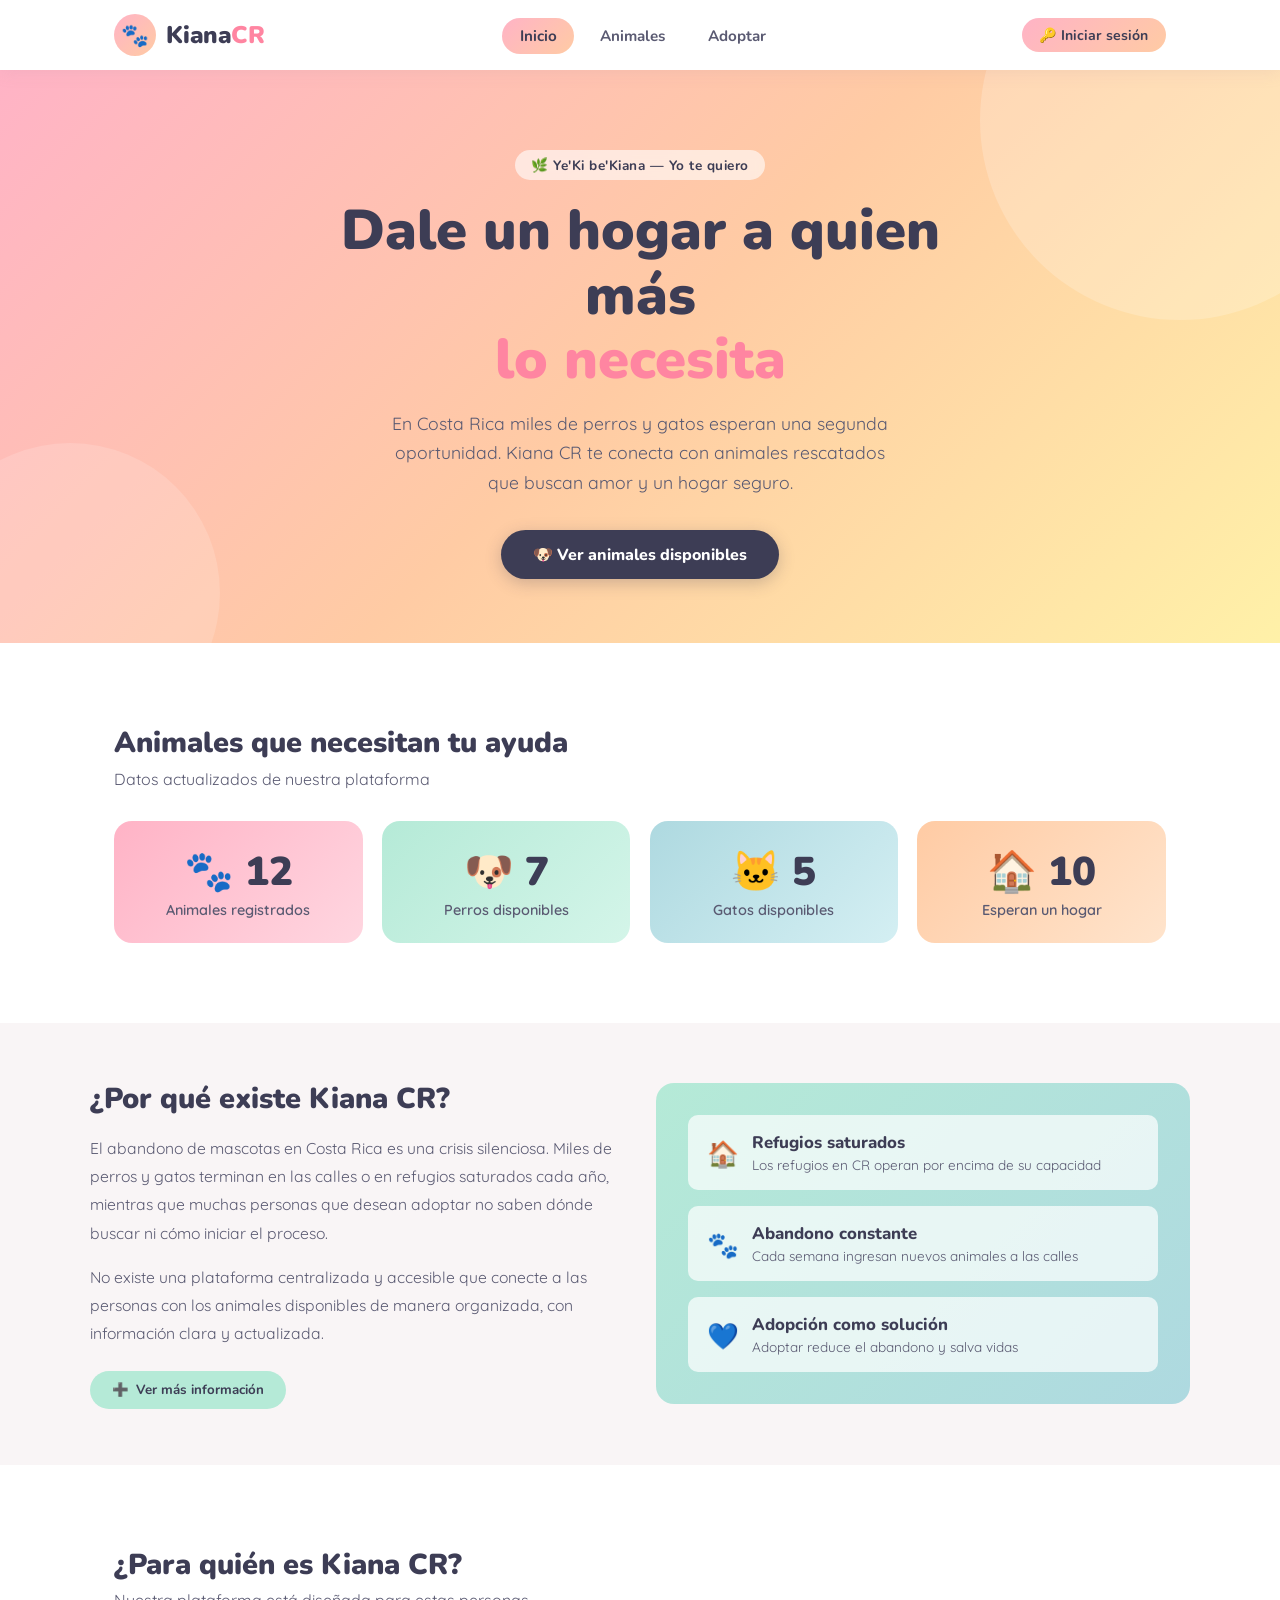
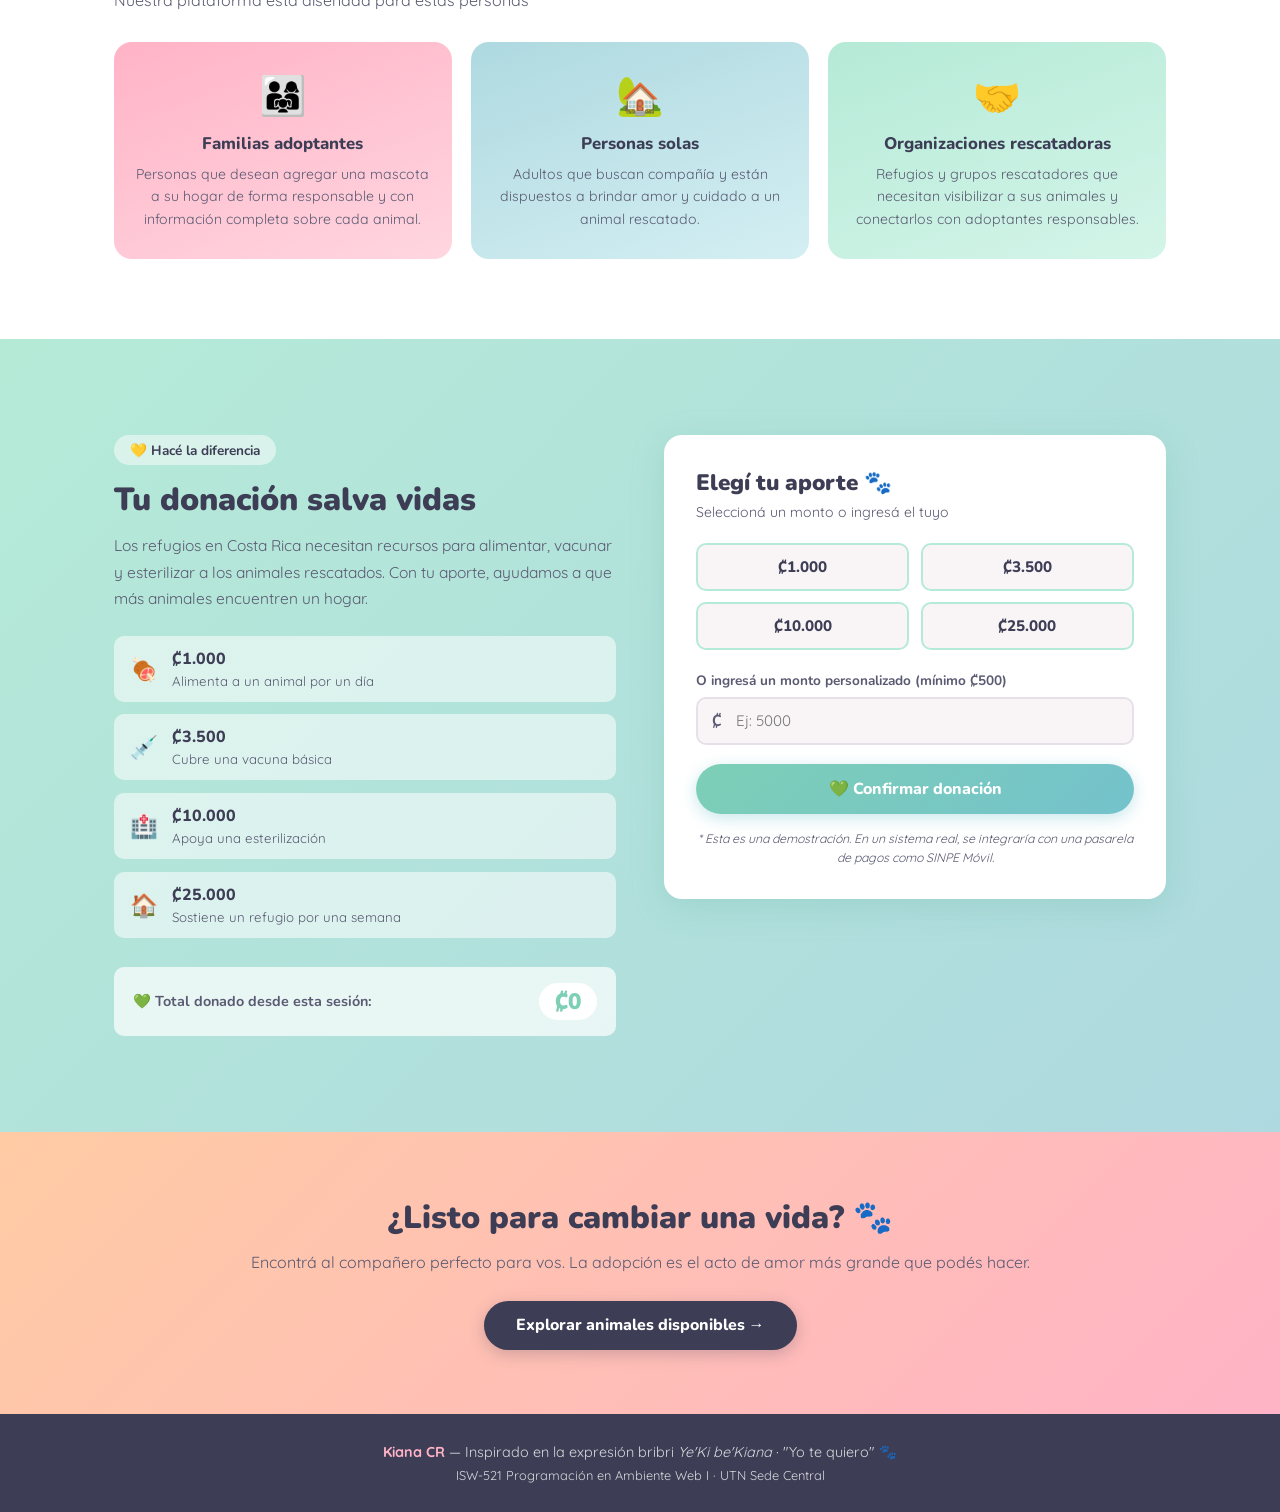
<file: index.html>
<!DOCTYPE html>
<html lang="es">
<head>
  <meta charset="UTF-8" />
  <meta name="viewport" content="width=device-width, initial-scale=1.0" />
  <title>Kiana CR — Adopción responsable de mascotas</title>
  <link rel="stylesheet" href="css/estilos.css" />
</head>
<body>

  <!-- ── Header ── -->
  <header>
    <div class="header-inner">
      <a href="index.html" class="logo">
        <div class="logo-icon">🐾</div>
        <span class="logo-text">Kiana<span>CR</span></span>
      </a>
      <nav>
        <ul id="menu">
          <li><a href="index.html" class="activo">Inicio</a></li>
          <li><a href="animales.html">Animales</a></li>
          <li><a href="registro.html">Adoptar</a></li>
        </ul>
      </nav>
      <button class="hamburger" id="hamburger" aria-label="Menú">
        <span></span><span></span><span></span>
      </button>
    </div>
  </header>

  <main>

    <!-- ── Hero ── -->
    <section class="hero">
      <div class="hero-inner">
        <span class="hero-badge">🌿 Ye'Ki be'Kiana — Yo te quiero</span>
        <h1>Dale un hogar a quien más<br><em>lo necesita</em></h1>
        <p>En Costa Rica miles de perros y gatos esperan una segunda oportunidad. Kiana CR te conecta con animales rescatados que buscan amor y un hogar seguro.</p>
        <a href="animales.html" class="btn-principal">🐶 Ver animales disponibles</a>
      </div>
    </section>

    <!-- ── Estadísticas dinámicas desde JSON ── -->
    <section class="stats-seccion">
      <div class="contenedor">
        <h2 class="seccion-titulo">Animales que necesitan tu ayuda</h2>
        <p class="seccion-subtitulo">Datos actualizados de nuestra plataforma</p>
        <div class="stats-grid" id="stats-grid">
          <!-- Generado con JavaScript desde animales.json -->
        </div>
      </div>
    </section>

    <!-- ── Problema real ── -->
    <section class="problema-seccion">
      <div class="problema-grid">
        <div class="problema-texto">
          <h2>¿Por qué existe Kiana CR?</h2>
          <p>El abandono de mascotas en Costa Rica es una crisis silenciosa. Miles de perros y gatos terminan en las calles o en refugios saturados cada año, mientras que muchas personas que desean adoptar no saben dónde buscar ni cómo iniciar el proceso.</p>
          <p>No existe una plataforma centralizada y accesible que conecte a las personas con los animales disponibles de manera organizada, con información clara y actualizada.</p>
          <button class="btn-toggle" id="btn-toggle" aria-expanded="false">
            <span id="toggle-icono">➕</span> Ver más información
          </button>
          <div class="info-extra" id="info-extra" role="region" aria-live="polite">
            <strong>¿Qué hace Kiana CR?</strong><br>
            Kiana CR centraliza la información de animales rescatados en Costa Rica. Podés buscar y filtrar por especie, tamaño y zona geográfica, marcar tus favoritos y registrar tu solicitud de adopción directamente desde la plataforma, sin necesidad de crear una cuenta.
          </div>
        </div>
        <div class="problema-visual">
          <div class="dato-item">
            <span class="dato-icono">🏠</span>
            <div class="dato-info">
              <strong>Refugios saturados</strong>
              <span>Los refugios en CR operan por encima de su capacidad</span>
            </div>
          </div>
          <div class="dato-item">
            <span class="dato-icono">🐾</span>
            <div class="dato-info">
              <strong>Abandono constante</strong>
              <span>Cada semana ingresan nuevos animales a las calles</span>
            </div>
          </div>
          <div class="dato-item">
            <span class="dato-icono">💙</span>
            <div class="dato-info">
              <strong>Adopción como solución</strong>
              <span>Adoptar reduce el abandono y salva vidas</span>
            </div>
          </div>
        </div>
      </div>
    </section>

    <!-- ── Público objetivo ── -->
    <section class="publico-seccion">
      <div class="contenedor">
        <h2 class="seccion-titulo">¿Para quién es Kiana CR?</h2>
        <p class="seccion-subtitulo">Nuestra plataforma está diseñada para estas personas</p>
        <div class="publico-grid">
          <div class="publico-card">
            <div class="publico-icono">👨‍👩‍👧</div>
            <h3>Familias adoptantes</h3>
            <p>Personas que desean agregar una mascota a su hogar de forma responsable y con información completa sobre cada animal.</p>
          </div>
          <div class="publico-card">
            <div class="publico-icono">🏡</div>
            <h3>Personas solas</h3>
            <p>Adultos que buscan compañía y están dispuestos a brindar amor y cuidado a un animal rescatado.</p>
          </div>
          <div class="publico-card">
            <div class="publico-icono">🤝</div>
            <h3>Organizaciones rescatadoras</h3>
            <p>Refugios y grupos rescatadores que necesitan visibilizar a sus animales y conectarlos con adoptantes responsables.</p>
          </div>
        </div>
      </div>
    </section>

    <!-- ── Donaciones ── -->
    <section class="donaciones-seccion">
      <div class="contenedor">
        <div class="donaciones-grid">

          <!-- Lado izquierdo: info -->
          <div class="donaciones-info">
            <span class="donaciones-badge">💛 Hacé la diferencia</span>
            <h2>Tu donación salva vidas</h2>
            <p>Los refugios en Costa Rica necesitan recursos para alimentar, vacunar y esterilizar a los animales rescatados. Con tu aporte, ayudamos a que más animales encuentren un hogar.</p>
            <ul class="donaciones-lista">
              <li><span class="don-icono">🍖</span><div><strong>₡1.000</strong><span>Alimenta a un animal por un día</span></div></li>
              <li><span class="don-icono">💉</span><div><strong>₡3.500</strong><span>Cubre una vacuna básica</span></div></li>
              <li><span class="don-icono">🏥</span><div><strong>₡10.000</strong><span>Apoya una esterilización</span></div></li>
              <li><span class="don-icono">🏠</span><div><strong>₡25.000</strong><span>Sostiene un refugio por una semana</span></div></li>
            </ul>
            <div class="total-donado-wrap">
              <span class="total-donado-label">💚 Total donado desde esta sesión:</span>
              <span class="total-donado-monto" id="total-donado">₡0</span>
            </div>
          </div>

          <!-- Lado derecho: formulario donación -->
          <div class="donaciones-form-wrap">
            <div class="donaciones-card">
              <h3>Elegí tu aporte 🐾</h3>
              <p class="don-subtitulo">Seleccioná un monto o ingresá el tuyo</p>

              <!-- Montos rápidos -->
              <div class="montos-rapidos">
                <button class="btn-monto" data-monto="1000">₡1.000</button>
                <button class="btn-monto" data-monto="3500">₡3.500</button>
                <button class="btn-monto" data-monto="10000">₡10.000</button>
                <button class="btn-monto" data-monto="25000">₡25.000</button>
              </div>

              <!-- Monto personalizado -->
              <div class="campo-donacion">
                <label for="monto-personalizado">O ingresá un monto personalizado (mínimo ₡500)</label>
                <div class="input-colones">
                  <span class="simbolo-colon">₡</span>
                  <input
                    type="number"
                    id="monto-personalizado"
                    placeholder="Ej: 5000"
                    min="500"
                    aria-label="Monto personalizado de donación"
                  />
                </div>
              </div>

              <!-- Alerta donación -->
              <div class="alerta-donacion" id="alerta-donacion" role="alert"></div>

              <button class="btn-donar" id="btn-donar" type="button">
                💚 Confirmar donación
              </button>

              <p class="don-nota">* Esta es una demostración. En un sistema real, se integraría con una pasarela de pagos como SINPE Móvil.</p>
            </div>
          </div>

        </div>
      </div>
    </section>

    <!-- ── CTA ── -->
    <section class="cta-seccion">
      <h2>¿Listo para cambiar una vida? 🐾</h2>
      <p>Encontrá al compañero perfecto para vos. La adopción es el acto de amor más grande que podés hacer.</p>
      <a href="animales.html" class="btn-principal">Explorar animales disponibles →</a>
    </section>

  </main>

  <!-- ── Footer ── -->
  <footer>
    <p><strong>Kiana CR</strong> — Inspirado en la expresión bribri <em>Ye'Ki be'Kiana</em> · "Yo te quiero" 🐾</p>
    <p style="margin-top:0.4rem; font-size:0.8rem;">ISW-521 Programación en Ambiente Web I · UTN Sede Central</p>
  </footer>

  <script src="js/sesion.js"></script>
  <script src="js/inicio.js"></script>
</body>
</html>
</file>
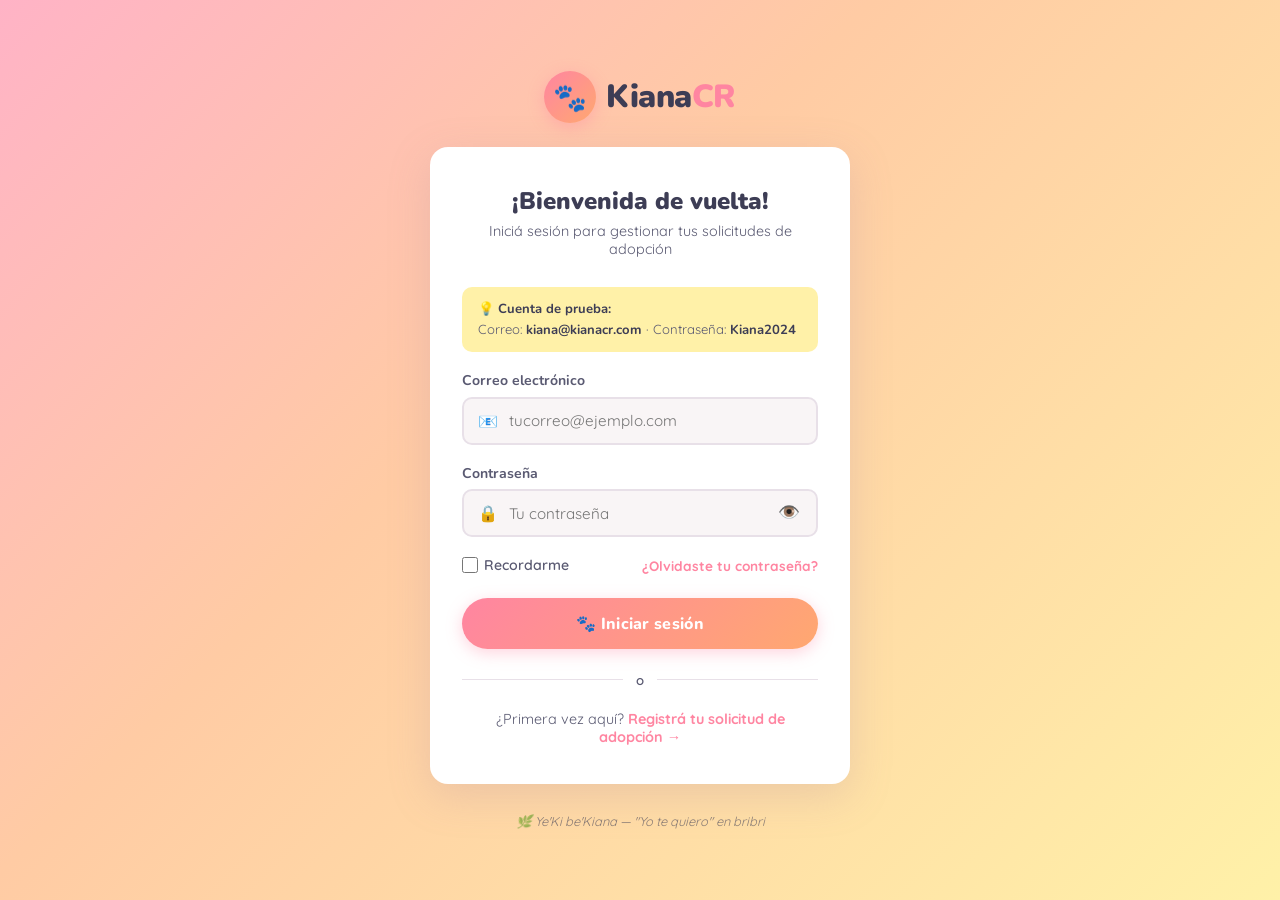
<file: login.html>
<!DOCTYPE html>
<html lang="es">
<head>
  <meta charset="UTF-8" />
  <meta name="viewport" content="width=device-width, initial-scale=1.0" />
  <title>Iniciar sesión — Kiana CR</title>
  <link rel="stylesheet" href="css/estilos.css" />
  <style>
    /* ── Estilos específicos del Login ── */
    body {
      background: linear-gradient(135deg, var(--rosa) 0%, var(--papaya) 40%, var(--amarillo) 100%);
      min-height: 100vh;
      display: flex;
      flex-direction: column;
      align-items: center;
      justify-content: center;
      padding: 1.5rem;
    }

    .login-wrapper {
      width: 100%;
      max-width: 420px;
      animation: aparecer 0.5s ease;
    }

    @keyframes aparecer {
      from { opacity: 0; transform: translateY(20px); }
      to   { opacity: 1; transform: translateY(0); }
    }

    /* Logo centrado encima del card */
    .login-logo {
      display: flex;
      align-items: center;
      justify-content: center;
      gap: 0.6rem;
      margin-bottom: 1.5rem;
      text-decoration: none;
    }
    .login-logo .logo-icon {
      width: 52px; height: 52px;
      background: linear-gradient(135deg, var(--rosa-deep), var(--papaya-deep));
      border-radius: 50%;
      display: flex; align-items: center; justify-content: center;
      font-size: 1.7rem;
      box-shadow: 0 4px 16px rgba(255,133,161,0.4);
    }
    .login-logo .logo-text {
      font-family: var(--font-titulo);
      font-weight: 900;
      font-size: 2rem;
      color: var(--gris-dark);
      letter-spacing: -0.5px;
    }
    .login-logo .logo-text span { color: var(--rosa-deep); }

    /* Card principal */
    .login-card {
      background: var(--blanco);
      border-radius: var(--radius);
      padding: 2.4rem 2rem;
      box-shadow: 0 12px 40px rgba(180,140,160,0.25);
    }

    .login-card h1 {
      font-family: var(--font-titulo);
      font-weight: 900;
      font-size: 1.5rem;
      color: var(--gris-dark);
      margin-bottom: 0.3rem;
      text-align: center;
    }
    .login-card .subtitulo {
      text-align: center;
      color: var(--gris-texto);
      font-size: 0.9rem;
      margin-bottom: 1.8rem;
    }

    /* Campos del formulario */
    .campo { margin-bottom: 1.2rem; }
    .campo label {
      display: block;
      font-family: var(--font-titulo);
      font-weight: 700;
      font-size: 0.88rem;
      color: var(--gris-texto);
      margin-bottom: 0.4rem;
    }
    .input-wrap {
      position: relative;
    }
    .input-wrap span {
      position: absolute;
      left: 1rem;
      top: 50%;
      transform: translateY(-50%);
      font-size: 1rem;
      pointer-events: none;
    }
    .campo input {
      width: 100%;
      padding: 0.78rem 1rem 0.78rem 2.8rem;
      border: 2px solid #e8e0e8;
      border-radius: var(--radius-sm);
      font-family: var(--font-body);
      font-size: 0.95rem;
      outline: none;
      transition: var(--transicion);
      background: var(--gris-claro);
    }
    .campo input:focus  { border-color: var(--rosa-deep); background: var(--blanco); }
    .campo input.valido   { border-color: var(--verde-deep); }
    .campo input.invalido { border-color: #ff6b8a; }

    /* Toggle mostrar contraseña */
    .btn-ojo {
      position: absolute;
      right: 0.9rem;
      top: 50%;
      transform: translateY(-50%);
      background: none;
      border: none;
      cursor: pointer;
      font-size: 1.1rem;
      padding: 0.2rem;
      transition: var(--transicion);
    }
    .btn-ojo:hover { transform: translateY(-50%) scale(1.15); }

    .mensaje-error {
      display: none;
      font-size: 0.8rem;
      color: #e05070;
      font-weight: 600;
      margin-top: 0.35rem;
    }
    .mensaje-error.visible { display: block; }

    /* Recordarme */
    .recordar-fila {
      display: flex;
      align-items: center;
      justify-content: space-between;
      margin-bottom: 1.5rem;
      font-size: 0.88rem;
    }
    .recordar-fila label {
      display: flex;
      align-items: center;
      gap: 0.4rem;
      color: var(--gris-texto);
      cursor: pointer;
      font-weight: 600;
    }
    .recordar-fila input[type="checkbox"] {
      accent-color: var(--rosa-deep);
      width: 16px; height: 16px;
    }
    .link-olvidaste {
      color: var(--rosa-deep);
      font-weight: 700;
      font-size: 0.85rem;
      transition: var(--transicion);
    }
    .link-olvidaste:hover { color: var(--papaya-deep); text-decoration: underline; }

    /* Botón principal */
    .btn-login {
      width: 100%;
      padding: 0.9rem;
      border: none;
      border-radius: 50px;
      font-family: var(--font-titulo);
      font-weight: 800;
      font-size: 1rem;
      cursor: pointer;
      transition: var(--transicion);
      background: linear-gradient(135deg, var(--rosa-deep), var(--papaya-deep));
      color: var(--blanco);
      box-shadow: 0 4px 16px rgba(255,133,161,0.35);
      letter-spacing: 0.3px;
    }
    .btn-login:hover {
      transform: translateY(-2px);
      box-shadow: 0 8px 24px rgba(255,133,161,0.45);
    }
    .btn-login:active { transform: translateY(0); }

    /* Alerta de feedback */
    .alerta-login {
      display: none;
      padding: 0.9rem 1.1rem;
      border-radius: var(--radius-sm);
      font-family: var(--font-titulo);
      font-weight: 700;
      font-size: 0.88rem;
      margin-bottom: 1.2rem;
      animation: aparecer 0.3s ease;
      text-align: center;
    }
    .alerta-login.error  { display: block; background: #ffe0e6; color: #c0334d; }
    .alerta-login.exito  { display: block; background: var(--verde); color: var(--gris-dark); }

    /* Divisor */
    .divisor {
      display: flex;
      align-items: center;
      gap: 0.8rem;
      margin: 1.4rem 0;
      color: var(--gris-texto);
      font-size: 0.82rem;
      font-weight: 600;
    }
    .divisor::before, .divisor::after {
      content: '';
      flex: 1;
      height: 1px;
      background: #e8e0e8;
    }

    /* Registro */
    .registro-link {
      text-align: center;
      font-size: 0.9rem;
      color: var(--gris-texto);
      margin-top: 1.2rem;
    }
    .registro-link a {
      color: var(--rosa-deep);
      font-weight: 800;
      transition: var(--transicion);
    }
    .registro-link a:hover { color: var(--papaya-deep); text-decoration: underline; }

    /* Badge bribri */
    .badge-bribri {
      text-align: center;
      margin-top: 1.8rem;
      font-size: 0.8rem;
      color: rgba(61,61,85,0.6);
      font-style: italic;
    }

    /* Demo hint */
    .demo-hint {
      background: var(--amarillo);
      border-radius: var(--radius-sm);
      padding: 0.75rem 1rem;
      font-size: 0.82rem;
      color: var(--gris-texto);
      margin-bottom: 1.2rem;
      line-height: 1.5;
    }
    .demo-hint strong { color: var(--gris-dark); font-family: var(--font-titulo); }

    @media (max-width: 480px) {
      .login-card { padding: 2rem 1.4rem; }
    }
  </style>
</head>
<body>

  <div class="login-wrapper">

    <!-- Logo -->
    <a href="index.html" class="login-logo">
      <div class="logo-icon">🐾</div>
      <span class="logo-text">Kiana<span>CR</span></span>
    </a>

    <!-- Card de login -->
    <div class="login-card">
      <h1>¡Bienvenida de vuelta!</h1>
      <p class="subtitulo">Iniciá sesión para gestionar tus solicitudes de adopción</p>

      <!-- Hint de demo -->
      <div class="demo-hint">
        💡 <strong>Cuenta de prueba:</strong><br>
        Correo: <strong>kiana@kianacr.com</strong> · Contraseña: <strong>Kiana2024</strong>
      </div>

      <!-- Alerta de feedback -->
      <div class="alerta-login" id="alerta-login" role="alert"></div>

      <!-- Campo correo -->
      <div class="campo">
        <label for="correo">Correo electrónico</label>
        <div class="input-wrap">
          <span>📧</span>
          <input
            type="email"
            id="correo"
            placeholder="tucorreo@ejemplo.com"
            autocomplete="email"
            aria-required="true"
          />
        </div>
        <span class="mensaje-error" id="error-correo" role="alert">Ingresá un correo electrónico válido.</span>
      </div>

      <!-- Campo contraseña -->
      <div class="campo">
        <label for="contrasena">Contraseña</label>
        <div class="input-wrap">
          <span>🔒</span>
          <input
            type="password"
            id="contrasena"
            placeholder="Tu contraseña"
            autocomplete="current-password"
            aria-required="true"
          />
          <button class="btn-ojo" id="btn-ojo" type="button" aria-label="Mostrar u ocultar contraseña">👁️</button>
        </div>
        <span class="mensaje-error" id="error-contrasena" role="alert">La contraseña debe tener al menos 6 caracteres.</span>
      </div>

      <!-- Recordarme + olvidé contraseña -->
      <div class="recordar-fila">
        <label>
          <input type="checkbox" id="recordar" />
          Recordarme
        </label>
        <a href="#" class="link-olvidaste" id="link-olvidaste">¿Olvidaste tu contraseña?</a>
      </div>

      <!-- Botón iniciar sesión -->
      <button class="btn-login" id="btn-login" type="button">
        🐾 Iniciar sesión
      </button>

      <div class="divisor">o</div>

      <p class="registro-link">
        ¿Primera vez aquí?
        <a href="registro.html">Registrá tu solicitud de adopción →</a>
      </p>
    </div>

    <p class="badge-bribri">🌿 <em>Ye'Ki be'Kiana</em> — "Yo te quiero" en bribri</p>

  </div>

  <script src="js/login.js"></script>
</body>
</html>
</file>
<file: css/estilos.css>
/* =============================================
   KIANA CR — Estilos principales
   Paleta pastel: rosado, verde, azul, papaya, blanco
   ============================================= */

@import url('https://fonts.googleapis.com/css2?family=Nunito:wght@400;600;700;800;900&family=Quicksand:wght@400;500;600;700&display=swap');

/* ── Variables ─────────────────────────────── */
:root {
  --rosa:        #FFB3C6;
  --rosa-deep:   #FF85A1;
  --verde:       #B5EAD7;
  --verde-deep:  #7DCFB6;
  --azul:        #AED9E0;
  --azul-deep:   #74C2CC;
  --papaya:      #FFCBA4;
  --papaya-deep: #FFA870;
  --amarillo:    #FFF1A8;
  --blanco:      #FFFFFF;
  --gris-claro:  #F9F5F6;
  --gris-texto:  #5A5A72;
  --gris-dark:   #3D3D55;
  --sombra:      rgba(180,140,160,0.15);
  --sombra-hover:rgba(180,140,160,0.30);
  --radius:      18px;
  --radius-sm:   10px;
  --font-titulo: 'Nunito', sans-serif;
  --font-body:   'Quicksand', sans-serif;
  --transicion:  0.3s ease;
}

/* ── Reset ─────────────────────────────────── */
*, *::before, *::after { box-sizing: border-box; margin: 0; padding: 0; }
html  { scroll-behavior: smooth; }
body  {
  font-family: var(--font-body);
  background-color: var(--gris-claro);
  color: var(--gris-dark);
  min-height: 100vh;
  display: flex;
  flex-direction: column;
}
img   { max-width: 100%; display: block; }
a     { text-decoration: none; color: inherit; }
ul    { list-style: none; }

/* ── Header / Nav ──────────────────────────── */
header {
  background: var(--blanco);
  box-shadow: 0 2px 16px var(--sombra);
  position: sticky;
  top: 0;
  z-index: 100;
}
.header-inner {
  max-width: 1100px;
  margin: 0 auto;
  padding: 0 1.5rem;
  display: flex;
  align-items: center;
  justify-content: space-between;
  height: 70px;
}
.logo { display: flex; align-items: center; gap: 0.6rem; }
.logo-icon {
  width: 42px; height: 42px;
  background: linear-gradient(135deg, var(--rosa), var(--papaya));
  border-radius: 50%;
  display: flex; align-items: center; justify-content: center;
  font-size: 1.4rem;
}
.logo-text {
  font-family: var(--font-titulo);
  font-weight: 900;
  font-size: 1.5rem;
  color: var(--gris-dark);
  letter-spacing: -0.5px;
}
.logo-text span { color: var(--rosa-deep); }

nav ul { display: flex; gap: 0.5rem; }
nav a {
  font-family: var(--font-titulo);
  font-weight: 700;
  font-size: 0.95rem;
  padding: 0.5rem 1.1rem;
  border-radius: 50px;
  color: var(--gris-texto);
  transition: var(--transicion);
}
nav a:hover   { background: var(--rosa); color: var(--gris-dark); }
nav a.activo  { background: linear-gradient(135deg, var(--rosa), var(--papaya)); color: var(--gris-dark); }

.hamburger {
  display: none;
  flex-direction: column;
  gap: 5px;
  cursor: pointer;
  background: none;
  border: none;
  padding: 4px;
}
.hamburger span {
  display: block; width: 26px; height: 3px;
  background: var(--gris-dark); border-radius: 3px;
  transition: var(--transicion);
}

/* ── Main ──────────────────────────────────── */
main { flex: 1; }
.contenedor { max-width: 1100px; margin: 0 auto; padding: 2rem 1.5rem; }

/* ── Hero (Inicio) ─────────────────────────── */
.hero {
  background: linear-gradient(135deg, var(--rosa) 0%, var(--papaya) 50%, var(--amarillo) 100%);
  padding: 5rem 1.5rem 4rem;
  text-align: center;
  position: relative;
  overflow: hidden;
}
.hero::before {
  content: ''; position: absolute;
  width: 400px; height: 400px;
  background: rgba(255,255,255,0.2); border-radius: 50%;
  top: -150px; right: -100px;
}
.hero::after {
  content: ''; position: absolute;
  width: 300px; height: 300px;
  background: rgba(255,255,255,0.15); border-radius: 50%;
  bottom: -100px; left: -80px;
}
.hero-inner { position: relative; z-index: 1; max-width: 700px; margin: 0 auto; }
.hero-badge {
  display: inline-block;
  background: rgba(255,255,255,0.6);
  backdrop-filter: blur(4px);
  color: var(--gris-dark);
  font-family: var(--font-titulo);
  font-weight: 700; font-size: 0.85rem;
  padding: 0.35rem 1rem;
  border-radius: 50px;
  margin-bottom: 1.2rem;
  letter-spacing: 0.5px;
}
.hero h1 {
  font-family: var(--font-titulo);
  font-weight: 900;
  font-size: clamp(2.2rem, 5vw, 3.5rem);
  line-height: 1.15;
  color: var(--gris-dark);
  margin-bottom: 1rem;
}
.hero h1 em { font-style: normal; color: var(--rosa-deep); }
.hero p {
  font-size: 1.1rem; color: var(--gris-texto);
  max-width: 500px; margin: 0 auto 2rem; line-height: 1.7;
}
.btn-principal {
  display: inline-flex; align-items: center; gap: 0.5rem;
  background: var(--gris-dark); color: var(--blanco);
  font-family: var(--font-titulo); font-weight: 800; font-size: 1rem;
  padding: 0.85rem 2rem; border-radius: 50px; border: none; cursor: pointer;
  transition: var(--transicion); box-shadow: 0 4px 16px rgba(61,61,85,0.25);
  text-decoration: none;
}
.btn-principal:hover {
  transform: translateY(-2px); background: var(--rosa-deep);
  box-shadow: 0 8px 24px rgba(61,61,85,0.35);
}

/* ── Estadísticas ──────────────────────────── */
.stats-seccion { padding: 3rem 1.5rem; background: var(--blanco); }
.seccion-titulo {
  font-family: var(--font-titulo); font-weight: 900;
  font-size: 1.8rem; color: var(--gris-dark); margin-bottom: 0.4rem;
}
.seccion-subtitulo { color: var(--gris-texto); font-size: 1rem; margin-bottom: 2rem; }
.stats-grid {
  display: grid;
  grid-template-columns: repeat(auto-fit, minmax(180px, 1fr));
  gap: 1.2rem; max-width: 1100px; margin: 0 auto;
}
.stat-card {
  border-radius: var(--radius); padding: 1.5rem; text-align: center;
  transition: var(--transicion);
}
.stat-card:hover { transform: translateY(-4px); box-shadow: 0 8px 24px var(--sombra-hover); }
.stat-card:nth-child(1) { background: linear-gradient(135deg, var(--rosa), #ffd6e0); }
.stat-card:nth-child(2) { background: linear-gradient(135deg, var(--verde), #d4f5e9); }
.stat-card:nth-child(3) { background: linear-gradient(135deg, var(--azul), #d4eff3); }
.stat-card:nth-child(4) { background: linear-gradient(135deg, var(--papaya), #ffe4cc); }
.stat-numero {
  font-family: var(--font-titulo); font-weight: 900;
  font-size: 2.5rem; color: var(--gris-dark); display: block;
}
.stat-label { font-size: 0.9rem; color: var(--gris-texto); font-weight: 600; margin-top: 0.3rem; }

/* ── Problema ──────────────────────────────── */
.problema-seccion { padding: 3.5rem 1.5rem; }
.problema-grid {
  display: grid; grid-template-columns: 1fr 1fr;
  gap: 2rem; max-width: 1100px; margin: 0 auto; align-items: center;
}
.problema-texto h2 {
  font-family: var(--font-titulo); font-weight: 900;
  font-size: 1.8rem; margin-bottom: 1rem; color: var(--gris-dark);
}
.problema-texto p { color: var(--gris-texto); line-height: 1.8; margin-bottom: 1rem; font-size: 0.98rem; }
.problema-visual {
  background: linear-gradient(135deg, var(--verde), var(--azul));
  border-radius: var(--radius); padding: 2rem;
  display: flex; flex-direction: column; gap: 1rem;
}
.dato-item {
  background: rgba(255,255,255,0.7); border-radius: var(--radius-sm);
  padding: 1rem 1.2rem; display: flex; align-items: center; gap: 0.8rem;
}
.dato-icono { font-size: 1.6rem; }
.dato-info strong { display: block; font-family: var(--font-titulo); font-weight: 800; color: var(--gris-dark); font-size: 1.05rem; }
.dato-info span { font-size: 0.85rem; color: var(--gris-texto); }

.btn-toggle {
  background: var(--verde); border: none; padding: 0.6rem 1.4rem;
  border-radius: 50px; font-family: var(--font-titulo); font-weight: 700;
  cursor: pointer; transition: var(--transicion); color: var(--gris-dark);
  margin-top: 0.5rem; display: inline-flex; align-items: center; gap: 0.4rem;
}
.btn-toggle:hover { background: var(--verde-deep); }
.info-extra {
  display: none; background: var(--amarillo); border-radius: var(--radius-sm);
  padding: 1rem 1.2rem; margin-top: 0.8rem; font-size: 0.92rem;
  color: var(--gris-texto); line-height: 1.7;
  animation: fadeIn 0.3s ease;
}
.info-extra.visible { display: block; }

/* ── Público objetivo ──────────────────────── */
.publico-seccion { padding: 3rem 1.5rem; background: var(--blanco); }
.publico-grid {
  display: grid; grid-template-columns: repeat(auto-fit, minmax(220px, 1fr));
  gap: 1.2rem; max-width: 1100px; margin: 1.5rem auto 0;
}
.publico-card {
  border-radius: var(--radius); padding: 1.8rem 1.4rem;
  text-align: center; transition: var(--transicion);
}
.publico-card:hover { transform: translateY(-4px); box-shadow: 0 8px 24px var(--sombra-hover); }
.publico-card:nth-child(1) { background: linear-gradient(160deg, var(--rosa), #ffd6e0); }
.publico-card:nth-child(2) { background: linear-gradient(160deg, var(--azul), #d4eff3); }
.publico-card:nth-child(3) { background: linear-gradient(160deg, var(--verde), #d4f5e9); }
.publico-icono { font-size: 2.4rem; margin-bottom: 0.8rem; }
.publico-card h3 { font-family: var(--font-titulo); font-weight: 800; font-size: 1.05rem; margin-bottom: 0.5rem; color: var(--gris-dark); }
.publico-card p { font-size: 0.88rem; color: var(--gris-texto); line-height: 1.6; }

/* ── CTA ───────────────────────────────────── */
.cta-seccion {
  padding: 4rem 1.5rem;
  background: linear-gradient(135deg, var(--papaya) 0%, var(--rosa) 100%);
  text-align: center;
}
.cta-seccion h2 { font-family: var(--font-titulo); font-weight: 900; font-size: 2rem; color: var(--gris-dark); margin-bottom: 0.8rem; }
.cta-seccion p { color: var(--gris-texto); margin-bottom: 1.8rem; font-size: 1rem; }

/* ── Footer ────────────────────────────────── */
footer { background: var(--gris-dark); color: rgba(255,255,255,0.8); text-align: center; padding: 1.8rem 1.5rem; font-size: 0.9rem; }
footer strong { color: var(--rosa); }

/* =============================================
   PÁGINA: ANIMALES
   ============================================= */
.animales-hero {
  background: linear-gradient(135deg, var(--azul) 0%, var(--verde) 100%);
  padding: 3rem 1.5rem 2.5rem; text-align: center;
}
.animales-hero h1 {
  font-family: var(--font-titulo); font-weight: 900;
  font-size: clamp(1.8rem, 4vw, 2.8rem); color: var(--gris-dark); margin-bottom: 0.5rem;
}
.animales-hero p { color: var(--gris-texto); font-size: 1rem; }

.controles {
  background: var(--blanco); padding: 1.5rem; border-radius: var(--radius);
  box-shadow: 0 4px 20px var(--sombra); margin-bottom: 2rem;
  display: flex; flex-wrap: wrap; gap: 1rem; align-items: center;
}
.busqueda-wrap { position: relative; flex: 1; min-width: 200px; }
.busqueda-wrap span { position: absolute; left: 1rem; top: 50%; transform: translateY(-50%); font-size: 1rem; pointer-events: none; }
#buscador {
  width: 100%; padding: 0.75rem 1rem 0.75rem 2.8rem;
  border: 2px solid var(--rosa); border-radius: 50px;
  font-family: var(--font-body); font-size: 0.95rem; outline: none;
  transition: var(--transicion); background: var(--gris-claro);
}
#buscador:focus { border-color: var(--rosa-deep); background: var(--blanco); }

.filtros-wrap { display: flex; flex-wrap: wrap; gap: 0.6rem; align-items: center; }
.filtros-wrap label { font-family: var(--font-titulo); font-weight: 700; font-size: 0.85rem; color: var(--gris-texto); }
select {
  padding: 0.6rem 1rem; border: 2px solid var(--verde); border-radius: 50px;
  font-family: var(--font-body); font-size: 0.88rem; background: var(--gris-claro);
  cursor: pointer; outline: none; transition: var(--transicion);
}
select:focus { border-color: var(--verde-deep); }

.contador-resultados {
  font-family: var(--font-titulo); font-weight: 700; font-size: 0.9rem;
  color: var(--gris-texto); padding: 0.5rem 1rem; background: var(--amarillo);
  border-radius: 50px; white-space: nowrap;
}

.animales-grid {
  display: grid;
  grid-template-columns: repeat(auto-fill, minmax(260px, 1fr));
  gap: 1.5rem;
}
.animal-card {
  background: var(--blanco); border-radius: var(--radius); overflow: hidden;
  box-shadow: 0 4px 16px var(--sombra); transition: var(--transicion);
  display: flex; flex-direction: column;
}
.animal-card:hover { transform: translateY(-6px); box-shadow: 0 12px 32px var(--sombra-hover); }
.animal-img-wrap { position: relative; height: 200px; overflow: hidden; }
.animal-img-wrap img { width: 100%; height: 100%; object-fit: cover; transition: transform 0.4s ease; }
.animal-card:hover .animal-img-wrap img { transform: scale(1.05); }

.badge-estado {
  position: absolute; top: 0.75rem; left: 0.75rem;
  font-family: var(--font-titulo); font-weight: 700; font-size: 0.75rem;
  padding: 0.3rem 0.8rem; border-radius: 50px;
}
.badge-estado.disponible { background: var(--verde); color: var(--gris-dark); }
.badge-estado.en-proceso { background: var(--papaya); color: var(--gris-dark); }

.btn-favorito {
  position: absolute; top: 0.7rem; right: 0.7rem;
  background: rgba(255,255,255,0.85); border: none; border-radius: 50%;
  width: 36px; height: 36px; font-size: 1.1rem; cursor: pointer;
  transition: var(--transicion); display: flex; align-items: center; justify-content: center;
}
.btn-favorito:hover { transform: scale(1.15); background: var(--blanco); }
.btn-favorito.activo { background: var(--rosa); }

.animal-info { padding: 1.2rem; flex: 1; display: flex; flex-direction: column; }
.animal-nombre { font-family: var(--font-titulo); font-weight: 900; font-size: 1.25rem; color: var(--gris-dark); margin-bottom: 0.3rem; }
.animal-meta { display: flex; flex-wrap: wrap; gap: 0.4rem; margin-bottom: 0.7rem; }
.tag { background: var(--gris-claro); font-size: 0.78rem; font-weight: 600; padding: 0.25rem 0.7rem; border-radius: 50px; color: var(--gris-texto); }
.tag.especie-perro { background: var(--papaya); }
.tag.especie-gato  { background: var(--rosa); }
.animal-desc { font-size: 0.88rem; color: var(--gris-texto); line-height: 1.6; flex: 1; margin-bottom: 1rem; }

.btn-interes {
  width: 100%; padding: 0.7rem; border: none; border-radius: 50px;
  font-family: var(--font-titulo); font-weight: 800; font-size: 0.9rem; cursor: pointer;
  transition: var(--transicion);
  background: linear-gradient(135deg, var(--rosa), var(--papaya)); color: var(--gris-dark);
}
.btn-interes:hover { transform: scale(1.02); box-shadow: 0 4px 12px var(--sombra-hover); }
.btn-interes.interesado { background: linear-gradient(135deg, var(--verde), var(--azul)); }

.estado-vacio { text-align: center; padding: 4rem 2rem; display: none; }
.estado-vacio.visible { display: block; }
.estado-vacio .icono { font-size: 4rem; margin-bottom: 1rem; }
.estado-vacio h3 { font-family: var(--font-titulo); font-weight: 800; font-size: 1.3rem; color: var(--gris-dark); margin-bottom: 0.5rem; }
.estado-vacio p { color: var(--gris-texto); }

/* =============================================
   PÁGINA: REGISTRO
   ============================================= */
.registro-hero {
  background: linear-gradient(135deg, var(--papaya) 0%, var(--amarillo) 100%);
  padding: 3rem 1.5rem 2.5rem; text-align: center;
}
.registro-hero h1 {
  font-family: var(--font-titulo); font-weight: 900;
  font-size: clamp(1.8rem, 4vw, 2.8rem); color: var(--gris-dark); margin-bottom: 0.5rem;
}
.registro-hero p { color: var(--gris-texto); }

.registro-layout {
  display: grid; grid-template-columns: 1fr 1fr; gap: 2rem;
  align-items: start; max-width: 1100px; margin: 0 auto; padding: 2rem 1.5rem;
}
.form-card { background: var(--blanco); border-radius: var(--radius); padding: 2rem; box-shadow: 0 4px 20px var(--sombra); }
.form-card h2 { font-family: var(--font-titulo); font-weight: 900; font-size: 1.4rem; color: var(--gris-dark); margin-bottom: 1.5rem; }

.campo { margin-bottom: 1.2rem; }
.campo label { display: block; font-family: var(--font-titulo); font-weight: 700; font-size: 0.88rem; color: var(--gris-texto); margin-bottom: 0.4rem; }
.campo input, .campo select, .campo textarea {
  width: 100%; padding: 0.75rem 1rem;
  border: 2px solid #e8e0e8; border-radius: var(--radius-sm);
  font-family: var(--font-body); font-size: 0.93rem; outline: none;
  transition: var(--transicion); background: var(--gris-claro);
}
.campo input:focus, .campo select:focus, .campo textarea:focus { border-color: var(--rosa-deep); background: var(--blanco); }
.campo input.valido   { border-color: var(--verde-deep); }
.campo input.invalido, .campo select.invalido { border-color: #ff6b8a; }
.campo textarea { resize: vertical; min-height: 80px; }

.mensaje-error { display: none; font-size: 0.8rem; color: #e05070; font-weight: 600; margin-top: 0.3rem; }
.mensaje-error.visible { display: block; }

.form-acciones { display: flex; gap: 0.8rem; margin-top: 1.5rem; }
.btn-enviar {
  flex: 1; padding: 0.85rem; border: none; border-radius: 50px;
  font-family: var(--font-titulo); font-weight: 800; font-size: 0.95rem; cursor: pointer;
  transition: var(--transicion);
  background: linear-gradient(135deg, var(--rosa-deep), var(--papaya-deep)); color: var(--blanco);
}
.btn-enviar:hover { transform: translateY(-2px); box-shadow: 0 6px 18px var(--sombra-hover); }
.btn-limpiar {
  padding: 0.85rem 1.4rem; border: 2px solid var(--verde); border-radius: 50px;
  font-family: var(--font-titulo); font-weight: 700; font-size: 0.9rem; cursor: pointer;
  transition: var(--transicion); background: transparent; color: var(--gris-dark);
}
.btn-limpiar:hover { background: var(--verde); }

.alerta { display: none; padding: 1rem 1.2rem; border-radius: var(--radius-sm); font-family: var(--font-titulo); font-weight: 700; font-size: 0.9rem; margin-top: 1rem; animation: fadeIn 0.3s ease; }
.alerta.exito         { display: block; background: var(--verde); color: var(--gris-dark); }
.alerta.error-general { display: block; background: #ffe0e6; color: #c0334d; }

.solicitudes-panel { background: var(--blanco); border-radius: var(--radius); padding: 2rem; box-shadow: 0 4px 20px var(--sombra); }
.solicitudes-header { display: flex; align-items: center; justify-content: space-between; margin-bottom: 1.2rem; flex-wrap: wrap; gap: 0.6rem; }
.solicitudes-header h2 { font-family: var(--font-titulo); font-weight: 900; font-size: 1.3rem; color: var(--gris-dark); }
.badge-contador { background: var(--rosa); color: var(--gris-dark); font-family: var(--font-titulo); font-weight: 800; font-size: 0.85rem; padding: 0.2rem 0.8rem; border-radius: 50px; }
.btn-limpiar-todo { font-size: 0.8rem; padding: 0.4rem 0.9rem; border: 2px solid #ffb3c6; border-radius: 50px; background: none; cursor: pointer; font-family: var(--font-titulo); font-weight: 700; color: #c0334d; transition: var(--transicion); }
.btn-limpiar-todo:hover { background: #ffe0e6; }

.solicitud-item {
  background: var(--gris-claro); border-radius: var(--radius-sm);
  padding: 1rem 1.2rem; margin-bottom: 0.8rem;
  display: flex; align-items: flex-start; justify-content: space-between; gap: 0.8rem;
  animation: fadeIn 0.3s ease;
}
.solicitud-info strong { display: block; font-family: var(--font-titulo); font-weight: 800; font-size: 0.95rem; color: var(--gris-dark); margin-bottom: 0.25rem; }
.solicitud-info span { font-size: 0.82rem; color: var(--gris-texto); display: block; line-height: 1.5; }
.btn-eliminar { background: none; border: none; font-size: 1.1rem; cursor: pointer; padding: 0.2rem; transition: var(--transicion); flex-shrink: 0; }
.btn-eliminar:hover { transform: scale(1.2); }

.sin-solicitudes { text-align: center; padding: 2.5rem 1rem; color: var(--gris-texto); }
.sin-solicitudes .icono { font-size: 2.5rem; margin-bottom: 0.6rem; }
.sin-solicitudes p { font-size: 0.9rem; }

/* ── Animaciones ───────────────────────────── */
@keyframes fadeIn { from { opacity: 0; transform: translateY(-6px); } to { opacity: 1; transform: translateY(0); } }

/* ── Responsivo ────────────────────────────── */
@media (max-width: 768px) {
  nav ul { display: none; flex-direction: column; position: absolute; top: 70px; left: 0; right: 0; background: var(--blanco); padding: 1rem; box-shadow: 0 8px 20px var(--sombra); gap: 0.4rem; }
  nav ul.abierto { display: flex; }
  .hamburger { display: flex; }
  .problema-grid { grid-template-columns: 1fr; }
  .registro-layout { grid-template-columns: 1fr; }
  .controles { flex-direction: column; }
  .busqueda-wrap { min-width: 100%; }
  .filtros-wrap { width: 100%; }
  .filtros-wrap select { flex: 1; }
  .form-acciones { flex-direction: column; }
}
@media (max-width: 480px) {
  .hero { padding: 3.5rem 1rem 3rem; }
  .stats-grid { grid-template-columns: 1fr 1fr; }
  .animales-grid { grid-template-columns: 1fr; }
}

/* ── Sesión en header ──────────────────────────────────────── */
.sesion-info {
  display: flex;
  align-items: center;
  gap: 0.6rem;
  font-family: var(--font-titulo);
  font-size: 0.88rem;
  font-weight: 700;
  color: var(--gris-texto);
}
.sesion-nombre {
  background: var(--amarillo);
  padding: 0.3rem 0.8rem;
  border-radius: 50px;
  color: var(--gris-dark);
}
.btn-cerrar-sesion {
  background: none;
  border: 2px solid var(--rosa);
  color: var(--gris-dark);
  font-family: var(--font-titulo);
  font-weight: 700;
  font-size: 0.82rem;
  padding: 0.3rem 0.8rem;
  border-radius: 50px;
  cursor: pointer;
  transition: var(--transicion);
}
.btn-cerrar-sesion:hover { background: var(--rosa); }
.btn-login-nav {
  background: linear-gradient(135deg, var(--rosa), var(--papaya));
  border: none;
  color: var(--gris-dark);
  font-family: var(--font-titulo);
  font-weight: 700;
  font-size: 0.88rem;
  padding: 0.45rem 1.1rem;
  border-radius: 50px;
  cursor: pointer;
  transition: var(--transicion);
  text-decoration: none;
  display: inline-block;
}
.btn-login-nav:hover { transform: translateY(-1px); box-shadow: 0 4px 12px var(--sombra-hover); }

/* =============================================
   SECCIÓN DONACIONES
   ============================================= */
.donaciones-seccion {
  padding: 4rem 1.5rem;
  background: linear-gradient(135deg, var(--verde) 0%, var(--azul) 100%);
}
.donaciones-grid {
  display: grid;
  grid-template-columns: 1fr 1fr;
  gap: 3rem;
  max-width: 1100px;
  margin: 0 auto;
  align-items: start;
}
.donaciones-badge {
  display: inline-block;
  background: rgba(255,255,255,0.5);
  color: var(--gris-dark);
  font-family: var(--font-titulo);
  font-weight: 700;
  font-size: 0.85rem;
  padding: 0.35rem 1rem;
  border-radius: 50px;
  margin-bottom: 1rem;
}
.donaciones-info h2 {
  font-family: var(--font-titulo);
  font-weight: 900;
  font-size: 2rem;
  color: var(--gris-dark);
  margin-bottom: 0.8rem;
  line-height: 1.2;
}
.donaciones-info > p {
  color: var(--gris-texto);
  line-height: 1.7;
  font-size: 0.97rem;
  margin-bottom: 1.5rem;
}
.donaciones-lista {
  list-style: none;
  display: flex;
  flex-direction: column;
  gap: 0.8rem;
  margin-bottom: 1.8rem;
}
.donaciones-lista li {
  display: flex;
  align-items: center;
  gap: 0.9rem;
  background: rgba(255,255,255,0.55);
  border-radius: var(--radius-sm);
  padding: 0.75rem 1rem;
}
.don-icono { font-size: 1.4rem; flex-shrink: 0; }
.donaciones-lista li div strong {
  display: block;
  font-family: var(--font-titulo);
  font-weight: 800;
  font-size: 1rem;
  color: var(--gris-dark);
}
.donaciones-lista li div span {
  font-size: 0.83rem;
  color: var(--gris-texto);
}
.total-donado-wrap {
  background: rgba(255,255,255,0.7);
  border-radius: var(--radius-sm);
  padding: 1rem 1.2rem;
  display: flex;
  align-items: center;
  justify-content: space-between;
  gap: 0.8rem;
  flex-wrap: wrap;
}
.total-donado-label {
  font-family: var(--font-titulo);
  font-weight: 700;
  font-size: 0.9rem;
  color: var(--gris-texto);
}
.total-donado-monto {
  font-family: var(--font-titulo);
  font-weight: 900;
  font-size: 1.4rem;
  color: var(--verde-deep);
  background: var(--blanco);
  padding: 0.2rem 1rem;
  border-radius: 50px;
}

/* Card del formulario de donación */
.donaciones-card {
  background: var(--blanco);
  border-radius: var(--radius);
  padding: 2rem;
  box-shadow: 0 8px 32px rgba(100,180,160,0.25);
}
.donaciones-card h3 {
  font-family: var(--font-titulo);
  font-weight: 900;
  font-size: 1.4rem;
  color: var(--gris-dark);
  margin-bottom: 0.3rem;
}
.don-subtitulo {
  font-size: 0.88rem;
  color: var(--gris-texto);
  margin-bottom: 1.4rem;
}

/* Montos rápidos */
.montos-rapidos {
  display: grid;
  grid-template-columns: 1fr 1fr;
  gap: 0.7rem;
  margin-bottom: 1.3rem;
}
.btn-monto {
  padding: 0.75rem 0.5rem;
  border: 2px solid var(--verde);
  border-radius: var(--radius-sm);
  background: var(--gris-claro);
  font-family: var(--font-titulo);
  font-weight: 800;
  font-size: 0.95rem;
  color: var(--gris-dark);
  cursor: pointer;
  transition: var(--transicion);
}
.btn-monto:hover { background: var(--verde); border-color: var(--verde-deep); }
.btn-monto.activo {
  background: linear-gradient(135deg, var(--verde), var(--azul));
  border-color: var(--verde-deep);
  color: var(--gris-dark);
  box-shadow: 0 4px 12px rgba(125,207,182,0.4);
}

/* Campo monto personalizado */
.campo-donacion { margin-bottom: 1.2rem; }
.campo-donacion label {
  display: block;
  font-family: var(--font-titulo);
  font-weight: 700;
  font-size: 0.85rem;
  color: var(--gris-texto);
  margin-bottom: 0.4rem;
}
.input-colones {
  position: relative;
}
.simbolo-colon {
  position: absolute;
  left: 1rem;
  top: 50%;
  transform: translateY(-50%);
  font-family: var(--font-titulo);
  font-weight: 700;
  color: var(--gris-texto);
  font-size: 1rem;
  pointer-events: none;
}
.campo-donacion input {
  width: 100%;
  padding: 0.78rem 1rem 0.78rem 2.4rem;
  border: 2px solid #e8e0e8;
  border-radius: var(--radius-sm);
  font-family: var(--font-body);
  font-size: 0.95rem;
  outline: none;
  transition: var(--transicion);
  background: var(--gris-claro);
}
.campo-donacion input:focus   { border-color: var(--verde-deep); background: var(--blanco); }
.campo-donacion input.valido  { border-color: var(--verde-deep); }
.campo-donacion input.invalido{ border-color: #ff6b8a; }

/* Alerta donación */
.alerta-donacion {
  padding: 0; max-height: 0; overflow: hidden;
  border-radius: var(--radius-sm);
  font-family: var(--font-titulo);
  font-weight: 700;
  font-size: 0.88rem;
  transition: max-height 0.3s ease, padding 0.3s ease;
  margin-bottom: 0;
}
.alerta-donacion.exito {
  background: var(--verde);
  color: var(--gris-dark);
  padding: 0.85rem 1rem;
  max-height: 80px;
  margin-bottom: 1rem;
}
.alerta-donacion.error {
  background: #ffe0e6;
  color: #c0334d;
  padding: 0.85rem 1rem;
  max-height: 80px;
  margin-bottom: 1rem;
}

/* Botón donar */
.btn-donar {
  width: 100%;
  padding: 0.9rem;
  border: none;
  border-radius: 50px;
  font-family: var(--font-titulo);
  font-weight: 800;
  font-size: 1rem;
  cursor: pointer;
  transition: var(--transicion);
  background: linear-gradient(135deg, var(--verde-deep), var(--azul-deep));
  color: var(--blanco);
  box-shadow: 0 4px 16px rgba(116,194,204,0.4);
  margin-bottom: 1rem;
}
.btn-donar:hover { transform: translateY(-2px); box-shadow: 0 8px 24px rgba(116,194,204,0.5); }
.btn-donar:active { transform: translateY(0); }

.don-nota {
  font-size: 0.77rem;
  color: var(--gris-texto);
  line-height: 1.5;
  font-style: italic;
  text-align: center;
}

/* Responsivo donaciones */
@media (max-width: 768px) {
  .donaciones-grid { grid-template-columns: 1fr; gap: 2rem; }
  .montos-rapidos  { grid-template-columns: 1fr 1fr; }
}
@media (max-width: 480px) {
  .montos-rapidos { grid-template-columns: 1fr 1fr; }
}
</file>
